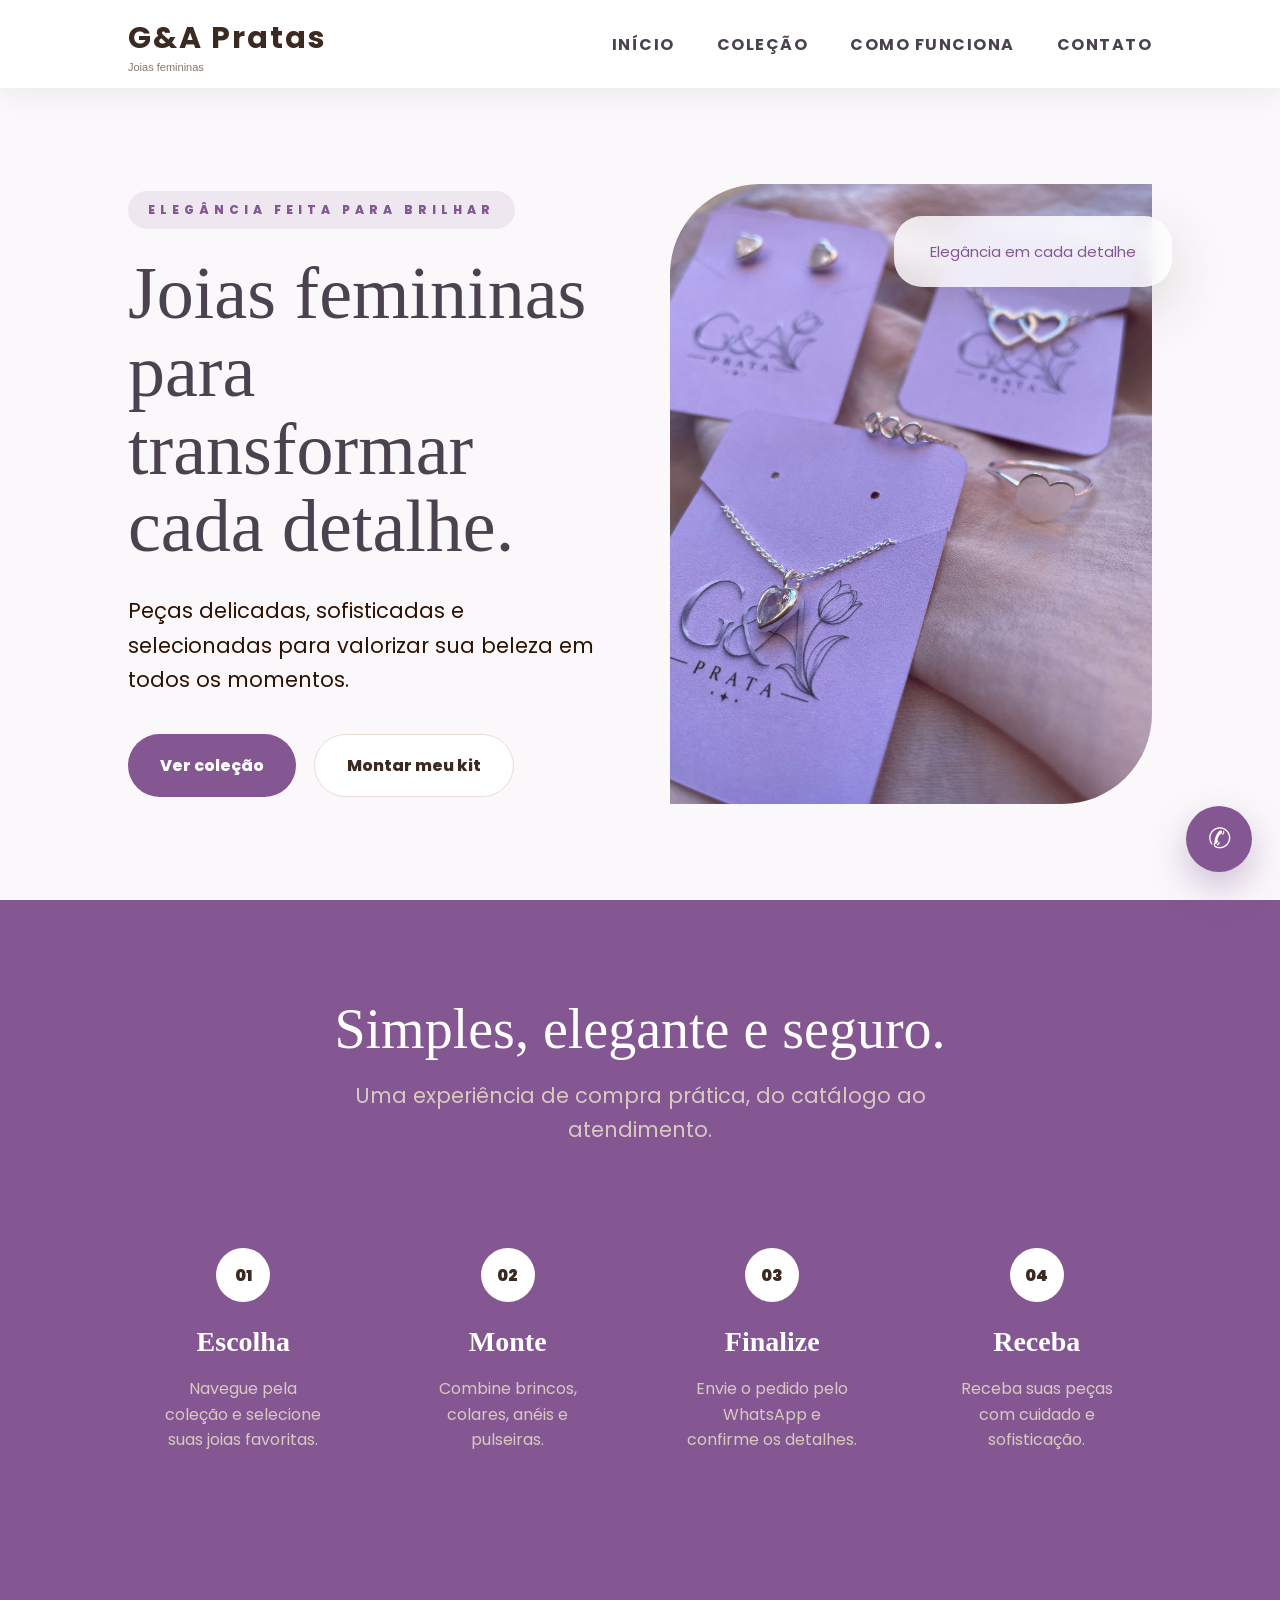
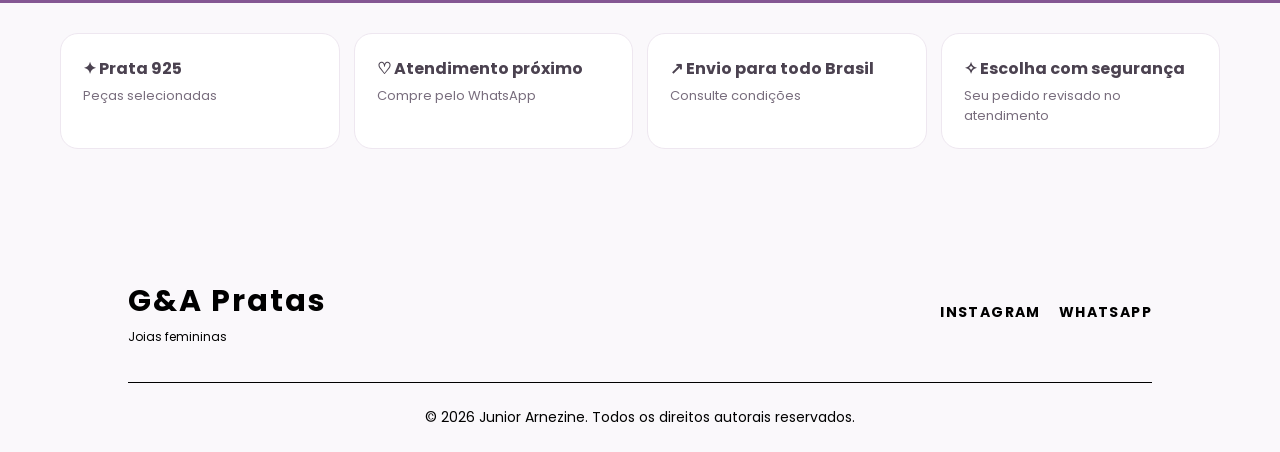
<file: G&A Pratas Site/Pages/index.html>
<!DOCTYPE html>
<html lang="pt-BR">
<head>
  <meta charset="UTF-8" />
  <meta name="viewport" content="width=device-width, initial-scale=1.0" />
  <title>G&A Pratas</title>
  <link rel="icon" type="imagen/png" href="imagens/logo-app-bar.png"> 
  <link rel="stylesheet" href="style.css" />
  <link rel="preconnect" href="https://fonts.googleapis.com">
<link rel="preconnect" href="https://fonts.gstatic.com" crossorigin>
<link href="https://fonts.googleapis.com/css2?family=Poppins:wght@300;400;500;600;700;800&display=swap" rel="stylesheet">
</head>
<body>
  <header class="header">
  <a href="index.html" class="logo">
    G&A Pratas
    <span>Joias femininas</span>
  </a>

  <button class="menu-btn" onclick="document.querySelector('.nav').classList.toggle('active')">
    ☰
  </button>

  <nav class="nav">
    <a href="index.html">INÍCIO</a>
    <a href="colecao.html">COLEÇÃO</a>
    <a href="#como-funciona">COMO FUNCIONA</a>
    <a href="#contato">CONTATO</a>
  </nav>
</header>

  <main>
    <section class="hero" id="inicio">
      <div class="hero-text">
        <p class="tag">Elegância feita para brilhar</p>
        <h1>Joias femininas para transformar cada detalhe.</h1>
        <p class="sub">Peças delicadas, sofisticadas e selecionadas para valorizar sua beleza em todos os momentos.</p>
        <div class="actions">
          <a class="btn primary" href="colecao.html">Ver coleção</a>
          <a class="btn secondary" href="colecao.html">Montar meu kit</a>
        </div>
      </div>
      <div class="hero-card">
        <div class="jewel-img"><img src="imagens/banner.jpg" alt=""></div>
        <div class="floating-card">  Elegância em cada detalhe</div>
      </div>
    </section>

    <section class="steps" id="como-funciona">
      <div class="section-title light">
        <h2>Simples, elegante e seguro.</h2>
        <p>Uma experiência de compra prática, do catálogo ao atendimento.</p>
      </div>
      <div class="step-grid">
        <div class="step"><span>01</span><h3>Escolha</h3><p>Navegue pela coleção e selecione suas joias favoritas.</p></div>
        <div class="step"><span>02</span><h3>Monte</h3><p>Combine brincos, colares, anéis e pulseiras.</p></div>
        <div class="step"><span>03</span><h3>Finalize</h3><p>Envie o pedido pelo WhatsApp e confirme os detalhes.</p></div>
        <div class="step"><span>04</span><h3>Receba</h3><p>Receba suas peças com cuidado e sofisticação.</p></div>
      </div>
    </section>
  
<section class="benefits"><div><b>✦ Prata 925</b><span>Peças selecionadas</span></div><div><b>♡ Atendimento próximo</b><span>Compre pelo WhatsApp</span></div><div><b>↗ Envio para todo Brasil</b><span>Consulte condições</span></div><div><b>✧ Escolha com segurança</b><span>Seu pedido revisado no atendimento</span></div></section>
</main>

  <a class="whatsapp" href="https://wa.me/+5545991361859" target="_blank">✆</a>
</body>
<footer class="footer" id="contato">
  <div class="footer-content">
    <a href="#" class="footer-logo">
      G&A Pratas
      <span>Joias femininas</span>
    </a>
    
    <div class="footer-social">
      <a href="https://www.instagram.com/gea.pratas?igsh=MWtmd3duazVtOTZtcA==" target="_blank">Instagram</a>
      <a href="https://wa.me/+5545991361859" target="_blank">WhatsApp</a>
    </div>
  </div>
  
  <div class="footer-bottom">
    <p>© 2026 Junior Arnezine. Todos os direitos autorais reservados.</p>
  </div>
  <script src="script.js"></script>
</footer>
</html>
</file>
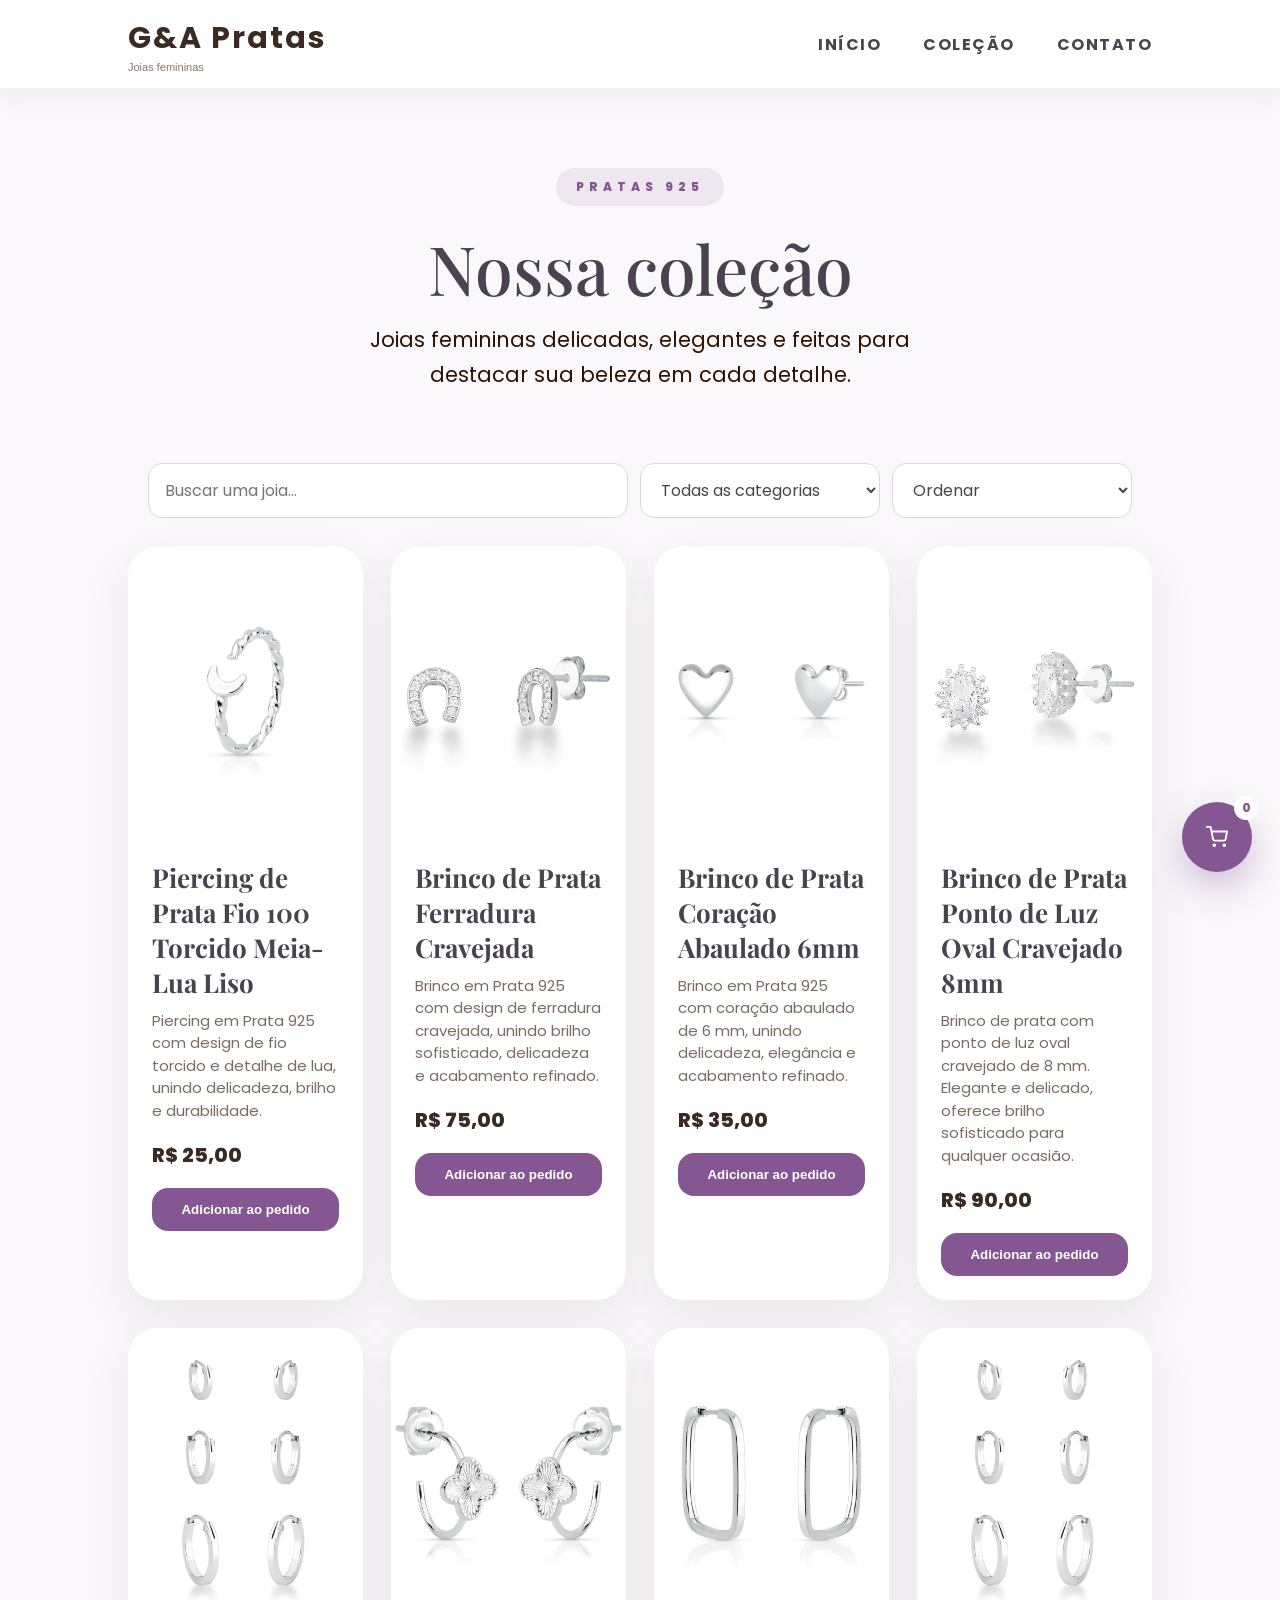
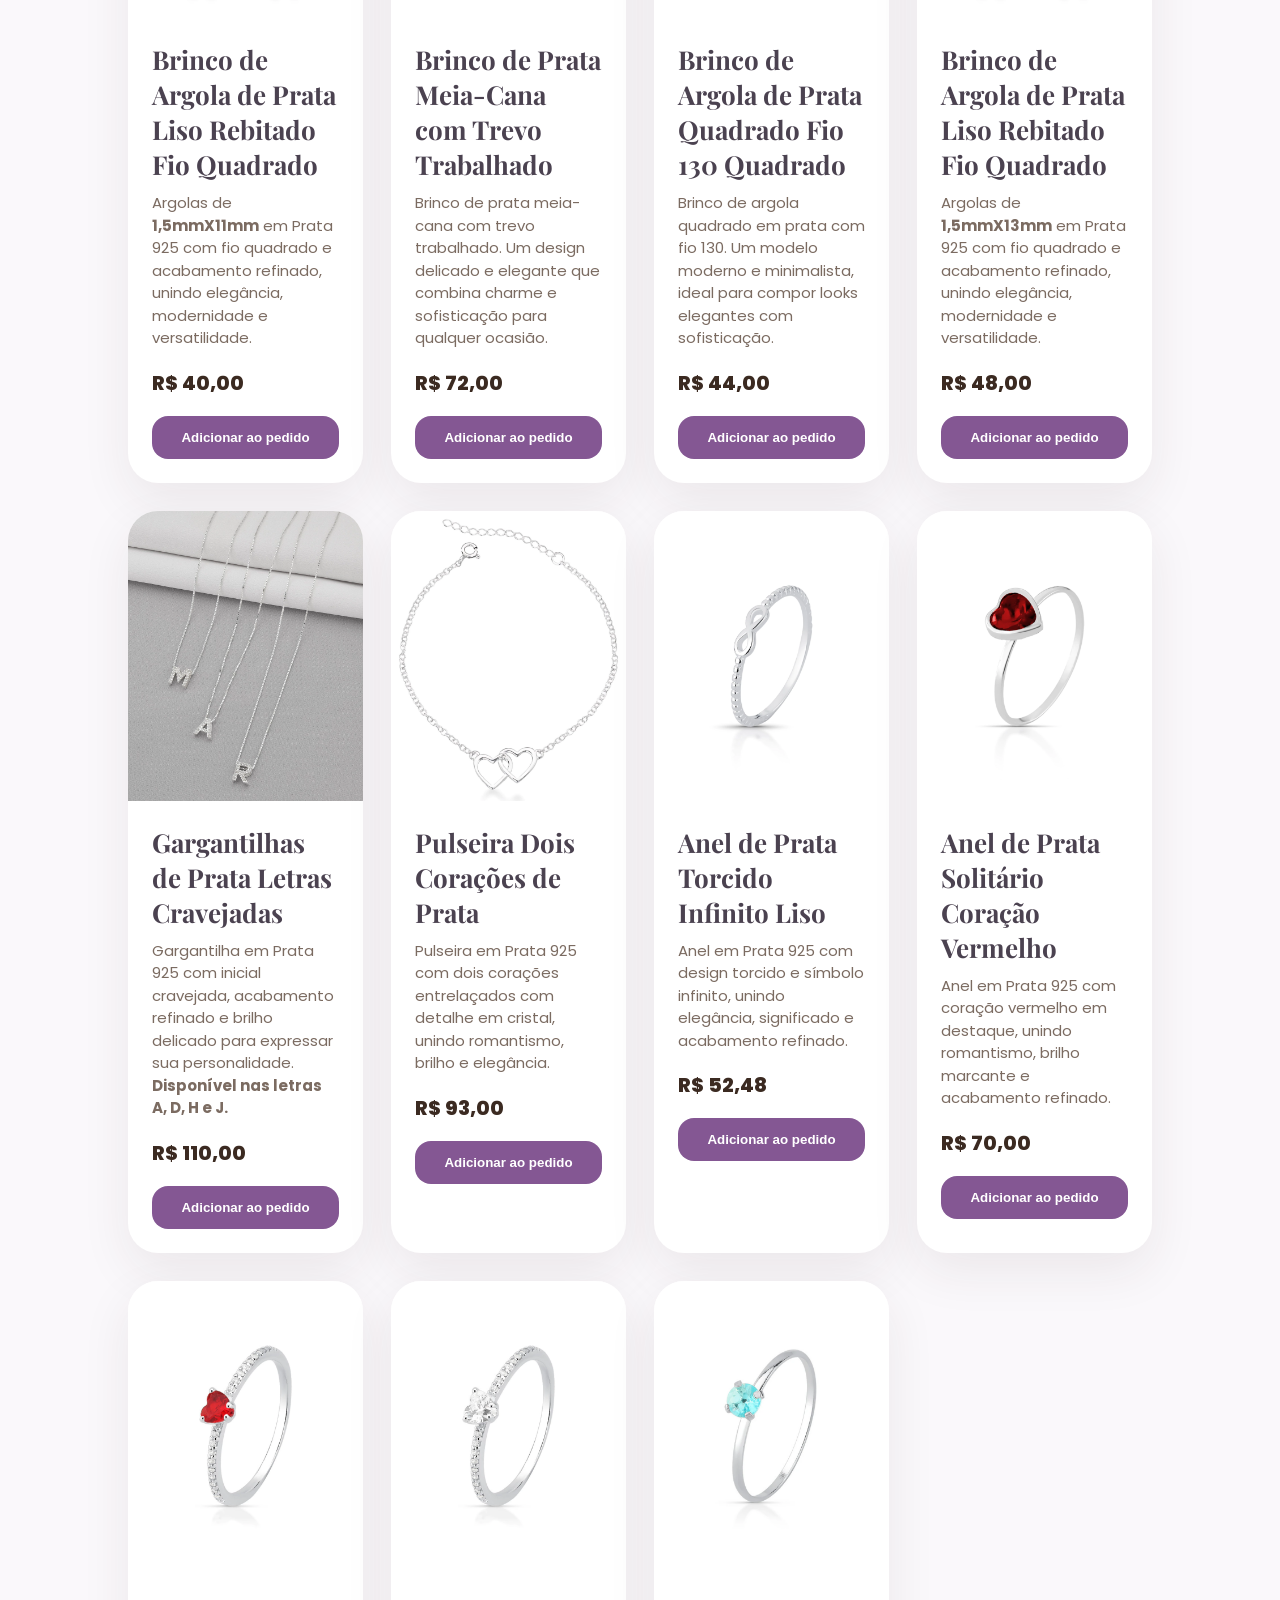
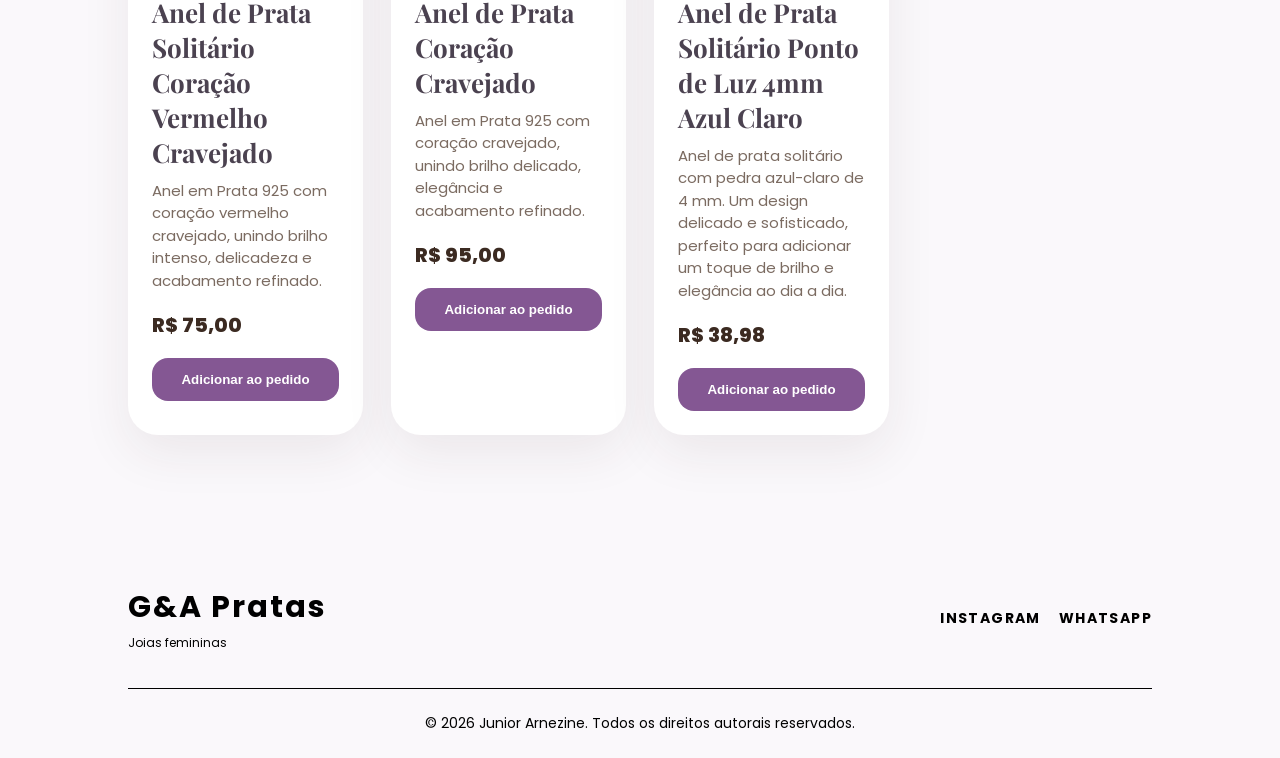
<file: G&A Pratas Site/Pages/colecao.html>
<!DOCTYPE html>
<html lang="pt-BR">
<head>
  <meta charset="UTF-8">
  <meta name="viewport" content="width=device-width, initial-scale=1.0">

  <title>Coleção | G&A Pratas 925</title>
    <link rel="icon" type="imagen/png" href="imagens/logo-app-bar.png"> 
    <link rel="stylesheet" href="https://cdnjs.cloudflare.com/ajax/libs/font-awesome/6.5.1/css/all.min.css">
  <link rel="preconnect" href="https://fonts.googleapis.com">
  <link rel="preconnect" href="https://fonts.gstatic.com" crossorigin>
  <link href="https://fonts.googleapis.com/css2?family=Playfair+Display:wght@500;600;700&family=Poppins:wght@300;400;500;600;700;800&display=swap" rel="stylesheet">

  <link rel="stylesheet" href="style.css">
</head>

<body>

<header class="header">
  <a href="index.html" class="logo">
    G&A Pratas
    <span>Joias femininas</span>
  </a>

  <button class="menu-btn" onclick="document.querySelector('.nav').classList.toggle('active')">
    ☰
  </button>

  <nav class="nav">
    <a href="index.html">INÍCIO</a>
    <a href="#products">COLEÇÃO</a>
    <a href="#contato">CONTATO</a>
  </nav>
</header>

  <main>
    <section class="section collection-page">
      <div class="section-title">
        <span class="tag">Pratas 925</span>
        <h1>Nossa coleção</h1>
        <p>Joias femininas delicadas, elegantes e feitas para destacar sua beleza em cada detalhe.</p>
      </div>

<div class="catalog-tools"><input id="productSearch" type="search" placeholder="Buscar uma joia...">
  <select id="categoryFilter">
    <option value="all">Todas as categorias</option>
    <option value="aneis">Anéis</option>
    <option value="brincos">Brincos</option>
    <option value="colares">Gargantilhas</option>
    <option value="pulseiras">Pulseiras</option>
    <option value="outros">Outros</option>
  </select>
  <select id="sortProducts">
    <option value="default">Ordenar</option>
    <option value="asc">Menor preço</option>
    <option value="desc">Maior preço</option>
  </select>
</div>
<div class="products" id="products">


  <article class="product" data-category="outros" data-price="25.00">
    <div class="product-img" style="background-image:url('./imagens/Products/piercing-lua-torcido.webp')"></div>
    <div class="product-info">
      <h3>Piercing de Prata Fio 100 Torcido Meia-Lua Liso</h3>
      <p>Piercing em Prata 925 com design de fio torcido e detalhe de lua, unindo delicadeza, brilho e durabilidade.</p>  
      <div class="price">R$ 25,00</div>
      <button onclick="addToCart('Piercing de Prata Fio 100 Torcido Meia-Lua Liso', 25.00)">Adicionar ao pedido</button>
    </div>

 

    </article>
   <article class="product" data-category="brincos" data-price="75.00">
    <div class="product-img" style="background-image:url('./imagens/Products/brinco-de-prata-ferradura-cravejada.webp')"></div>
    <div class="product-info">
      <h3>Brinco de Prata Ferradura Cravejada</h3>
      <p>Brinco em Prata 925 com design de ferradura cravejada, unindo brilho sofisticado, delicadeza e acabamento refinado.</p>  
      <div class="price">R$ 75,00</div>
      <button onclick="addToCart('Brinco de Prata Ferradura Cravejada', 75.00)">Adicionar ao pedido</button>
    </div>
  </article>
   <article class="product" data-category="brincos" data-price="35.00">
    <div class="product-img" style="background-image:url('./imagens/Products/brinco-de-prata-coração-abaulado-6mm.webp')"></div>
    <div class="product-info">
      <h3>Brinco de Prata Coração Abaulado 6mm</h3>
      <p>Brinco em Prata 925 com coração abaulado de 6 mm, unindo delicadeza, elegância e acabamento refinado.</p>  
      <div class="price">R$ 35,00</div>
      <button onclick="addToCart('Brinco de Prata Coração Abaulado 6mm', 35.00)">Adicionar ao pedido</button>
    </div>
  </article>

  
      
   <article class="product" data-category="brincos" data-price="90.00">
    <div class="product-img" style="background-image:url('./imagens/Products/brinco-de-prata-ponto-de-luz-oval-cravejado-8mm.webp')"></div>
    <div class="product-info">
      <h3>Brinco de Prata Ponto de Luz Oval Cravejado 8mm</h3>
      <p>Brinco de prata com ponto de luz oval cravejado de 8 mm. Elegante e delicado, oferece brilho sofisticado para qualquer ocasião.</p>  
      <div class="price">R$ 90,00</div>
      <button onclick="addToCart('Brinco de Prata Ponto de Luz Oval Cravejado 8mm', 90.00)">Adicionar ao pedido</button>
    </div>
  </article>


  
  <article class="product" data-category="brincos" data-price="40.00">
    <div class="product-img" style="background-image:url('./imagens/Products/trio-argola-rebitada-quadrado.webp')"></div>
    <div class="product-info">
      <h3>Brinco de Argola de Prata Liso Rebitado Fio Quadrado</h3>
      <p>Argolas de <strong>1,5mmX11mm</strong> em Prata 925 com fio quadrado e acabamento refinado, unindo elegância, modernidade e versatilidade.</p>
      <div class="price">R$ 40,00</div>
      <button onclick="addToCart('Brinco de Argola de Prata Liso Rebitado Fio Quadrado', 40.00)">Adicionar ao pedido</button>
    </div>
  </article>

   <article class="product" data-category="brincos" data-price="72.00">
    <div class="product-img" style="background-image:url('./imagens/Products/brinco-de-prata-meia-cana-com-trevo-trabalhado.webp')"></div>
    <div class="product-info">
      <h3>Brinco de Prata Meia-Cana com Trevo Trabalhado</h3>
      <p>Brinco de prata meia-cana com trevo trabalhado. Um design delicado e elegante que combina charme e sofisticação para qualquer ocasião.</p>
      <div class="price">R$ 72,00</div>
      <button onclick="addToCart('Brinco de Prata Meia-Cana com Trevo Trabalhado', 72.00)">Adicionar ao pedido</button>
    </div>
  </article>

     <article class="product" data-category="brincos" data-price="44.00">
    <div class="product-img" style="background-image:url('./imagens/Products/brinco-de-argola-de-prata-quadrado-fio-130-quadrado.webp')"></div>
    <div class="product-info">
      <h3>Brinco de Argola de Prata Quadrado Fio 130 Quadrado</h3>
      <p>Brinco de argola quadrado em prata com fio 130. Um modelo moderno e minimalista, ideal para compor looks elegantes com sofisticação.</p>
      <div class="price">R$ 44,00</div>
      <button onclick="addToCart('Brinco de Argola de Prata Quadrado Fio 130 Quadrado', 44.00)">Adicionar ao pedido</button>
    </div>
  </article>


  <article class="product" data-category="brincos" data-price="48.00">
    <div class="product-img" style="background-image:url('./imagens/Products/trio-argola-rebitada-quadrado.webp')"></div>
    <div class="product-info">
      <h3>Brinco de Argola de Prata Liso Rebitado Fio Quadrado</h3>
      <p>Argolas de <strong>1,5mmX13mm</strong> em Prata 925 com fio quadrado e acabamento refinado, unindo elegância, modernidade e versatilidade.</p>
      <div class="price">R$ 48,00</div>
      <button onclick="addToCart('Brinco de Argola de Prata Liso Rebitado Fio Quadrado', 48.00)">Adicionar ao pedido</button>
    </div>
  </article>

  <article class="product" data-category="colares" data-price="110.00">
    <div class="product-img" style="background-image:url('./imagens/Products/gargantilha-de-prata-letras-cravejadas.webp')"></div>
    <div class="product-info">
      <h3>Gargantilhas de Prata Letras Cravejadas</h3>
      <p>Gargantilha em Prata 925 com inicial cravejada, acabamento refinado e brilho delicado para expressar sua personalidade. <strong>Disponível nas letras A, D, H e J.</strong></p>
      <div class="price">R$ 110,00</div>
      <button onclick="addToCart('Gargantilha de Prata Letra J Cravejada', 110.00)">Adicionar ao pedido</button>
    </div>
  </article>



  <article class="product" data-category="pulseiras" data-price="93.00">
    <div class="product-img" style="background-image:url('./imagens/Products/pulseira-dois-coracoes.webp')"></div>
    <div class="product-info">
      <h3>Pulseira Dois Corações de Prata</h3>
      <p>Pulseira em Prata 925 com dois corações entrelaçados com detalhe em cristal, unindo romantismo, brilho e elegância.</p>
      <div class="price">R$ 93,00</div>
      <button onclick="addToCart('Pulseira Dois Corações de Prata', 93.00)">Adicionar ao pedido</button>
    </div>
  </article>

  <article class="product" data-category="aneis" data-price="52.48">
    <div class="product-img" style="background-image:url('./imagens/Products/anel-infinito-torcido.webp')"></div>
    <div class="product-info">
      <h3>Anel de Prata Torcido Infinito Liso</h3>
      <p>Anel em Prata 925 com design torcido e símbolo infinito, unindo elegância, significado e acabamento refinado.</p>
      <div class="price">R$ 52,48</div>
      <button onclick="addToCart('Anel de Prata Torcido Infinito Liso', 52.48)">Adicionar ao pedido</button>
    </div>

  

    </article>
    <article class="product" data-category="aneis" data-price="70.00">
    <div class="product-img" style="background-image:url('./imagens/Products/anel-de-prata-solitário-coração-vermelho.webp')"></div>
    <div class="product-info">
      <h3>Anel de Prata Solitário Coração Vermelho</h3>
      <p>Anel em Prata 925 com coração vermelho em destaque, unindo romantismo, brilho marcante e acabamento refinado.</p>
      <div class="price">R$ 70,00</div>
      <button onclick="addToCart('Anel de Prata Solitário Coração Vermelho', 70.00)">Adicionar ao pedido</button>
    </div>
  </article>
    <article class="product" data-category="aneis" data-price="75.00">
    <div class="product-img" style="background-image:url('./imagens/Products/anel-de-prata-solitário-coração-vermelho-cravejado.webp')"></div>
    <div class="product-info">
      <h3>Anel de Prata Solitário Coração Vermelho Cravejado</h3>
      <p>Anel em Prata 925 com coração vermelho cravejado, unindo brilho intenso, delicadeza e acabamento refinado.</p>
      <div class="price">R$ 75,00</div>
      <button onclick="addToCart('Anel de Prata Solitário Coração Vermelho Cravejado', 75.00)">Adicionar ao pedido</button>
    </div>
  </article>
    <article class="product" data-category="aneis" data-price="95.00">
    <div class="product-img" style="background-image:url('./imagens/Products/anel-de-prata-coração-cravejado.webp')"></div>
    <div class="product-info">
      <h3>Anel de Prata Coração Cravejado</h3>
      <p>Anel em Prata 925 com coração cravejado, unindo brilho delicado, elegância e acabamento refinado.</p>
      <div class="price">R$ 95,00</div>
      <button onclick="addToCart('Anel de Prata Coração Cravejado', 95.00)">Adicionar ao pedido</button>
    </div>
  </article>
    <article class="product" data-category="aneis" data-price="38.98">
    <div class="product-img" style="background-image:url('./imagens/Products/anel-de-prata-solitário-ponto-de-luz-4mm-azul-claro.webp')"></div>
    <div class="product-info">
      <h3>Anel de Prata Solitário Ponto de Luz 4mm Azul Claro</h3>
      <p>Anel de prata solitário com pedra azul-claro de 4 mm. Um design delicado e sofisticado, perfeito para adicionar um toque de brilho e elegância ao dia a dia.</p>
      <div class="price">R$ 38,98</div>
      <button onclick="addToCart('Anel de Prata Solitário Ponto de Luz 4mm Azul Claro', 38.98)">Adicionar ao pedido</button>
    </div>
  </article>



</div>
    </section>

    <div class="cart-drawer" id="cartDrawer"><div class="cart-panel"><button class="drawer-close" onclick="closeCart()">×</button><span class="tag">Seu pedido</span><h2>Meu carrinho</h2><div class="cart-items" id="cartItems"></div><div class="total"><strong>Total</strong><strong id="cartTotal">R$ 0,00</strong></div><button class="btn primary full" onclick="checkout()">Finalizar pelo WhatsApp</button></div></div>
  </main>

  <footer class="footer" id="contato">
    <div class="footer-content">
      <a href="index.html" class="footer-logo">
        G&A Pratas
        <span>Joias femininas</span>
      </a>

      <div class="footer-social">
        <a href="https://www.instagram.com/gea.pratas?igsh=MWtmd3duazVtOTZtcA==" target="_blank">Instagram</a>
        <a href="https://wa.me/+5545991361859" target="_blank">WhatsApp</a>
      </div>
    </div>

    <div class="footer-bottom">
      <p>© 2026 Junior Arnezine. Todos os direitos autorais reservados.</p>
    </div>
  </footer>

  <button onclick="openCart()" class="floating-cart">
<svg
    xmlns="http://www.w3.org/2000/svg"
    width="22"
    height="22"
    viewBox="0 0 24 24"
    fill="none"
    stroke="currentColor"
    stroke-width="2"
    stroke-linecap="round"
    stroke-linejoin="round"
  >
    <circle cx="9" cy="21" r="1"/>
    <circle cx="20" cy="21" r="1"/>
    <path d="M1 1h4l2.68 13.39a2 2 0 0 0 2 1.61h9.72a2 2 0 0 0 2-1.61L23 6H6"/>
  </svg>
  <span id="floatingCartCount">0</span>
</button>

  <script src="script.js"></script>
</body>
</html>
</file>
<file: G&A Pratas Site/Pages/style.css>
:root {
  --primary: #845793;
  --primary-dark: #CEC0D2;
  --primary-light: #EEE7F0;
  --text-dark: #4B4250;
  --background: #FAF8FB;
}
* {
  box-sizing: border-box;
  margin: 0;
  padding: 0;
}

html {
  scroll-behavior: smooth;
}

body {
  font-family: 'Poppins', sans-serif;
  background: var(--background);
  color: var(--text-dark);
}


/* =========================
   HEADER / MENU
========================= */

.header {
  height: 88px;
  display: flex;
  align-items: center;
  justify-content: space-between;
  padding: 0 10%;
  background: rgba(255, 255, 255, 0.92);
  position: sticky;
  top: 0;
  z-index: 10;
  box-shadow: 0 8px 30px rgba(58, 42, 33, 0.06);
}

.logo {
  font-family: 'Poppins', serif;
  font-size: 30px;
  font-weight: 700;
  letter-spacing: 2px;
  color: #3b2a21;
  text-decoration: none;
}

.logo span {
  display: block;
  font-family: Inter, sans-serif;
  font-size: 11px;
  font-weight: 400;
  letter-spacing: 0;
  color: #8b7567;
}

.nav {
  display: flex;
  gap: 42px;
}

.nav a {
  text-decoration: none;
  color: #3b2a21;
  text-transform: uppercase;
  font-weight: 700;
  font-size: 14px;
  letter-spacing: 1.8px;
}

.menu-btn {
  display: none;
  background: none;
  border: 0;
  font-size: 28px;
  color: #3b2a21;
}


/* =========================
   HERO / BANNER PRINCIPAL
========================= */

.hero {
  min-height: calc(100vh - 88px);
  display: grid;
  grid-template-columns: 1fr 1fr;
  gap: 60px;
  align-items: center;
  padding: 60px 10%;
}

.tag {
  display: inline-block;
  text-transform: uppercase;
  color: #845793;
  background: #EEE7F0;
  padding: 10px 20px;
  border-radius: 50px;
  font-size: 12px;
  font-weight: 800;
  letter-spacing: 5px;
  margin-bottom: 26px;
}

h1,
h2 {
  font-family: 'Playfair Display', serif;
  font-weight: 500;
  line-height: 1.05;
}

h1 {
  font-size: 74px;
  max-width: 680px;
}

h2 {
  font-size: 56px;
}

.sub,
.hero-text p:not(.tag),
.section-title p,
.custom p {
  font-size: 21px;
  line-height: 1.65;
  color: #2e1201;
  max-width: 610px;
  margin-top: 28px;
}

.actions {
  display: flex;
  gap: 18px;
  margin-top: 36px;
}


/* =========================
   BOTÕES
========================= */

.btn {
  border: 0;
  border-radius: 999px;
  padding: 18px 32px;
  font-weight: 800;
  font-size: 16px;
  text-decoration: none;
  cursor: pointer;
  display: inline-flex;
  align-items: center;
  justify-content: center;
  transition: 0.25s;
}

.primary {
  background: var(--primary);
  color: white;
}

.primary:hover {
  transform: translateY(-2px);
  background:var(--primary-dark);
}

.secondary {
  background: white;
  color: #3b2a21;
  border: 1px solid #e7ddd5;
}


/* =========================
   IMAGEM PRINCIPAL
========================= */

.hero-card {
  position: relative;
}

.jewel-img {
    height: 620px;
    overflow: hidden;
    border-radius: 90px 0 90px 0;
}

.jewel-img img {
    width: 100%;
    height: 100%;
    object-fit: cover;
    display: block;
}

.floating-card {
  position: absolute;
  right: -20px;
  top: 32px;
  background: rgba(255, 255, 255, 0.82);
  backdrop-filter: blur(10px);
  padding: 24px 36px;
  border-radius: 28px;
  color: #845793;
  box-shadow: 0 20px 60px rgba(58, 42, 33, 0.16);
  font-family: 'Poppins', serif;
  font-size: 15px;
  font-weight: 1200px;
}


/* =========================
   SEÇÕES
========================= */

.section {
  padding: 90px 10%;
}

.section-title {
  text-align: center;
  margin-bottom: 70px;
}

.section-title h2 {
  color: #3b2a21;
}

.section-title p {
  margin: 20px auto 0;
}


/* =========================
   PRODUTOS
========================= */

.products {
  display: grid;
  grid-template-columns: repeat(4, 1fr);
  gap: 28px;
}

.product {
  background: white;
  border-radius: 30px;
  overflow: hidden;
  box-shadow: 0 18px 50px rgba(58, 42, 33, 0.08);
  transition: 0.25s;
}

.product:hover {
  transform: translateY(-6px);
}

.product-img {
  height: 290px;
  background-size: cover;
  background-position: center;
}

.product-info {
  padding: 24px;
}

.product-info h3 {
  font-family: 'Playfair Display', serif;
  font-size: 26px;
  margin-bottom: 10px;
}

.product-info p {
  color: #7b6b61;
  line-height: 1.5;
  font-size: 15px;
  min-height: 45px;
}

.price {
  font-weight: 800;
  font-size: 20px;
  margin: 18px 0;
  color: #3b2a21;
}

.product button {
  width: 100%;
  padding: 14px;
  border-radius: 16px;
  border: 0;
  background: #845793;
  color: white;
  font-weight: 800;
  cursor: pointer;
}


/* =========================
   ÁREA PERSONALIZADA / CARRINHO
========================= */

.custom {
  padding: 100px 10%;
  display: grid;
  grid-template-columns: 1fr 460px;
  gap: 70px;
  align-items: start;
}

.custom h2 {
  font-size: 64px;
  max-width: 560px;
}

.cart {
  background: white;
  border-radius: 42px;
  padding: 36px;
  box-shadow: 0 20px 70px rgba(58, 42, 33, 0.09);
}

.cart h3 {
  font-family: 'Playfair Display', serif;
  font-size: 34px;
  margin-bottom: 20px;
}

.cart-items {
  color: #7b6b61;
  line-height: 1.8;
  border-top: 1px solid #eee2d8;
  border-bottom: 1px solid #eee2d8;
  padding: 18px 0;
  min-height: 80px;
}

.cart-line {
  display: flex;
  justify-content: space-between;
  gap: 10px;
  margin-bottom: 8px;
}

.cart-line button {
  border: 0;
  background: #fff0e9;
  color: #a45d48;
  border-radius: 8px;
  padding: 2px 8px;
  cursor: pointer;
}

.total {
  display: flex;
  justify-content: space-between;
  margin: 24px 0;
  font-size: 20px;
}

.full {
  width: 100%;
}


/* =========================
   COMO FUNCIONA
========================= */

.steps {
  background: #845793;
  color: white;
  padding: 100px 10% 120px;
}

.light h2 {
  color: white;
}

.light p {
  color: #d8c9be;
}

.step-grid {
  display: grid;
  grid-template-columns: repeat(4, 1fr);
  gap: 34px;
  text-align: center;
}

.step {
  padding: 30px;
}

.step span {
  display: inline-flex;
  width: 54px;
  height: 54px;
  border-radius: 50%;
  background: white;
  color: #3b2a21;
  align-items: center;
  justify-content: center;
  font-weight: 900;
  margin-bottom: 24px;
}

.step h3 {
  font-family: 'Playfair Display', serif;
  font-size: 28px;
  margin-bottom: 18px;
}

.step p {
  color: #d8c9be;
  line-height: 1.6;
}


/* =========================
   BOTÃO WHATSAPP
========================= */

.whatsapp {
  position: fixed;
  right: 28px;
  bottom: 28px;
  width: 66px;
  height: 66px;
  border-radius: 50%;
  background: #845793;
  color: white;
  display: flex;
  align-items: center;
  justify-content: center;
  text-decoration: none;
  font-size: 28px;
  box-shadow: 0 15px 35px rgba(132, 87, 147, 0.35);
    transition: .3s;
}
.whatsapp:hover {
    background: #6E4779;
    transform: translateY(-3px);
}

/* =========================
   RESPONSIVO - TABLET
========================= */

@media (max-width: 1100px) {
  .products {
    grid-template-columns: repeat(2, 1fr);
  }

  .hero,
  .custom {
    grid-template-columns: 1fr;
  }

  .hero-card {
    order: -1;
  }

  .jewel-img {
    height: 480px;
  }

  h1 {
    font-size: 56px;
  }

  .step-grid {
    grid-template-columns: repeat(2, 1fr);
  }
}


/* =========================
   RESPONSIVO - CELULAR
========================= */

@media (max-width: 720px) {
  .nav {
    display: none;
    position: absolute;
    top: 76px;
    left: 0;
    right: 0;
    background: white;
    flex-direction: column;
    padding: 24px 6%;
    gap: 22px;
    z-index: 9999;
    box-shadow: 0 20px 40px rgba(58, 42, 33, 0.08);
  }

  .nav.active {
    display: flex;
  }

  .menu-btn {
    display: block;
    background: none;
    border: none;
    font-size: 32px;
    color: #3b2a21;
    cursor: pointer;
    z-index: 10000;
    position: relative;
  }
  .hero,
  .section,
  .custom,
  .steps {
    padding-left: 6%;
    padding-right: 6%;
  }

  .hero {
    padding-top: 34px;
    gap: 34px;
  }

  .jewel-img {
    height: 360px;
    border-radius: 46px 0 46px 0;
  }

  .floating-card {
    right: 12px;
    top: 18px;
    font-size: 17px;
    padding: 16px 22px;
  }

  h1 {
    font-size: 44px;
  }

  h2,
  .custom h2 {
    font-size: 40px;
  }

  .sub,
  .section-title p,
  .custom p {
    font-size: 17px;
  }

  .actions {
    flex-direction: column;
  }

  .products,
  .step-grid {
    grid-template-columns: 1fr;
  }

  .custom {
    gap: 34px;
  }

  .cart {
    padding: 26px;
    border-radius: 28px;
  }
}
.footer {
  background: #FAF8FB;
  color: #000000;
  padding: 60px 10% 24px;
}

.footer-content {
  display: flex;
  align-items: center;
  justify-content: space-between;
  gap: 32px;
  border-bottom: 1px solid #000000;
  padding-bottom: 36px;
}

.footer-logo {
  font-family: 'Poppins', serif;
  font-size: 30px;
  font-weight: 700;
  letter-spacing: 2px;
  color:  #000000;
  text-decoration: none;
}

.footer-logo span {
  display: block;
  font-family: 'Poppins', sans-serif;
  font-size: 12px;
  font-weight: 400;
  letter-spacing: 0;
  color: #000000;
  margin-top: 4px;
}

.footer-social {
  display: flex;
  gap: 18px;
  flex-wrap: wrap;
}

.footer-social a {
  color: #000000;
  text-decoration: none;
  font-weight: 700;
  font-size: 14px;
  text-transform: uppercase;
  letter-spacing: 1.4px;
  transition: 0.25s;
}

.footer-social a:hover {
  color: #3b2a21;
}

.footer-bottom {
  text-align: center;
  padding-top: 24px;
}

.footer-bottom p {
  color: #000000;
  font-size: 14px;
}

@media (max-width: 720px) {
  .footer {
    padding: 46px 6% 22px;
  }

  .footer-content {
    flex-direction: column;
    align-items: flex-start;
  }

  .footer-social {
    flex-direction: column;
    gap: 14px;
  }

  .footer-bottom {
    text-align: left;
  }
}
.collection-page {
  padding-top: 80px;
}

.collection-page h1 {
    font-size: 68px;
    text-align: center;
    margin: 0 auto 20px;
}

@media (max-width: 720px) {
  .collection-page h1 {
    font-size: 44px;
  }
}
.stock {
  display: inline-block;
  margin-top: 12px;
  font-size: 13px;
  font-weight: 600;
  color: #845793;
  background: #EEE7F0;
  padding: 6px 12px;
  border-radius: 999px;
}
.floating-cart {
  position: fixed;
  right: 28px;
  bottom: 28px;
  font-family: 'Poppins', sans-serif;
  width: 70px;
  height: 70px;
  border-radius: 50%;
  background: #845793;
  color: white;
  display: flex;
  align-items: center;
  justify-content: center;
  text-decoration: none;
  font-size: 12px;
  z-index: 999;
  box-shadow: 0 15px 35px rgba(132, 87, 147, 0.35);
  transition: 0.3s;
}

.floating-cart:hover {
  background: #6e4779;
  transform: translateY(-4px);
}

#floatingCartCount {
  position: absolute;
  top: -6px;
  right: -6px;
  width: 24px;
  height: 24px;
  border-radius: 50%;
  background: white;
  color: #845793;
  display: flex;
  align-items: center;
  justify-content: center;
  font-size: 12px;
  font-weight: 800;
}
@media (max-width: 720px) {
  .header {
    position: sticky;
    top: 0;
    z-index: 99999;
  }

  .menu-btn {
    display: block !important;
    position: relative;
    z-index: 999999;
    pointer-events: auto;
  }
  .cart-icon {
    color: #6f4b7e;
}

  .nav {
    display: none !important;
    position: fixed;
    top: 90px;
    left: 20px;
    right: 20px;
    background: white;
    padding: 24px;
    border-radius: 24px;
    flex-direction: column;
    gap: 20px;
    z-index: 999998;
    box-shadow: 0 20px 50px rgba(0,0,0,.12);
  }

  .nav.active {
    display: flex !important;
  }
}
  .nav a {
    display: block;
    color: #4B4250 !important;
    font-size: 16px;
    font-weight: 700;
    text-decoration: none;
    letter-spacing: 1.5px;
  }/* ===== G&A Pratas 2.0 ===== */
.catalog-tools{max-width:1200px;margin:0 auto 28px;display:grid;grid-template-columns:2fr 1fr 1fr;gap:12px;padding:0 20px}.catalog-tools input,.catalog-tools select{border:1px solid #ded5e2;background:#fff;border-radius:14px;padding:14px 16px;font:inherit;color:var(--text-dark)}
.benefits{margin:30px auto 70px;max-width:1200px;padding:0 20px;display:grid;grid-template-columns:repeat(4,1fr);gap:14px}.benefits div{background:#fff;border:1px solid #eee7f0;border-radius:18px;padding:22px}.benefits b,.benefits span{display:block}.benefits span{font-size:13px;color:#786d7d;margin-top:5px}
.cart-drawer{position:fixed;inset:0;background:rgba(42,30,48,.35);z-index:100;opacity:0;visibility:hidden;transition:.25s}.cart-drawer.open{opacity:1;visibility:visible}.cart-panel{position:absolute;right:0;top:0;height:100%;width:min(470px,100%);background:#fff;padding:36px 26px;overflow:auto;box-shadow:-10px 0 40px rgba(0,0,0,.12);transform:translateX(100%);transition:.3s}.cart-drawer.open .cart-panel{transform:none}.drawer-close{float:right;border:0;background:#f3edf5;width:38px;height:38px;border-radius:50%;font-size:26px;cursor:pointer}.cart-line{display:grid;grid-template-columns:1fr auto auto auto;align-items:center;gap:10px;padding:16px 0;border-bottom:1px solid #eee}.cart-line small{display:block;color:#8a8190}.qty{display:flex;align-items:center;gap:8px}.qty button,.remove{border:0;background:#eee7f0;border-radius:8px;width:28px;height:28px;font-size:18px;cursor:pointer}.remove{background:#fff0f1;color:#a23b48}.empty-cart{padding:25px 0;color:#807487}.floating-cart{border:0;cursor:pointer}.no-scroll{overflow:hidden}
@media(max-width:760px){.catalog-tools{grid-template-columns:1fr;padding:0 16px}.benefits{grid-template-columns:1fr 1fr}.header{padding:0 6%;height:74px}.nav.active{display:flex}.cart-line{grid-template-columns:1fr auto}.cart-line>strong{grid-column:1}.remove{grid-column:2;grid-row:1}.product{min-width:0}}
</file>
